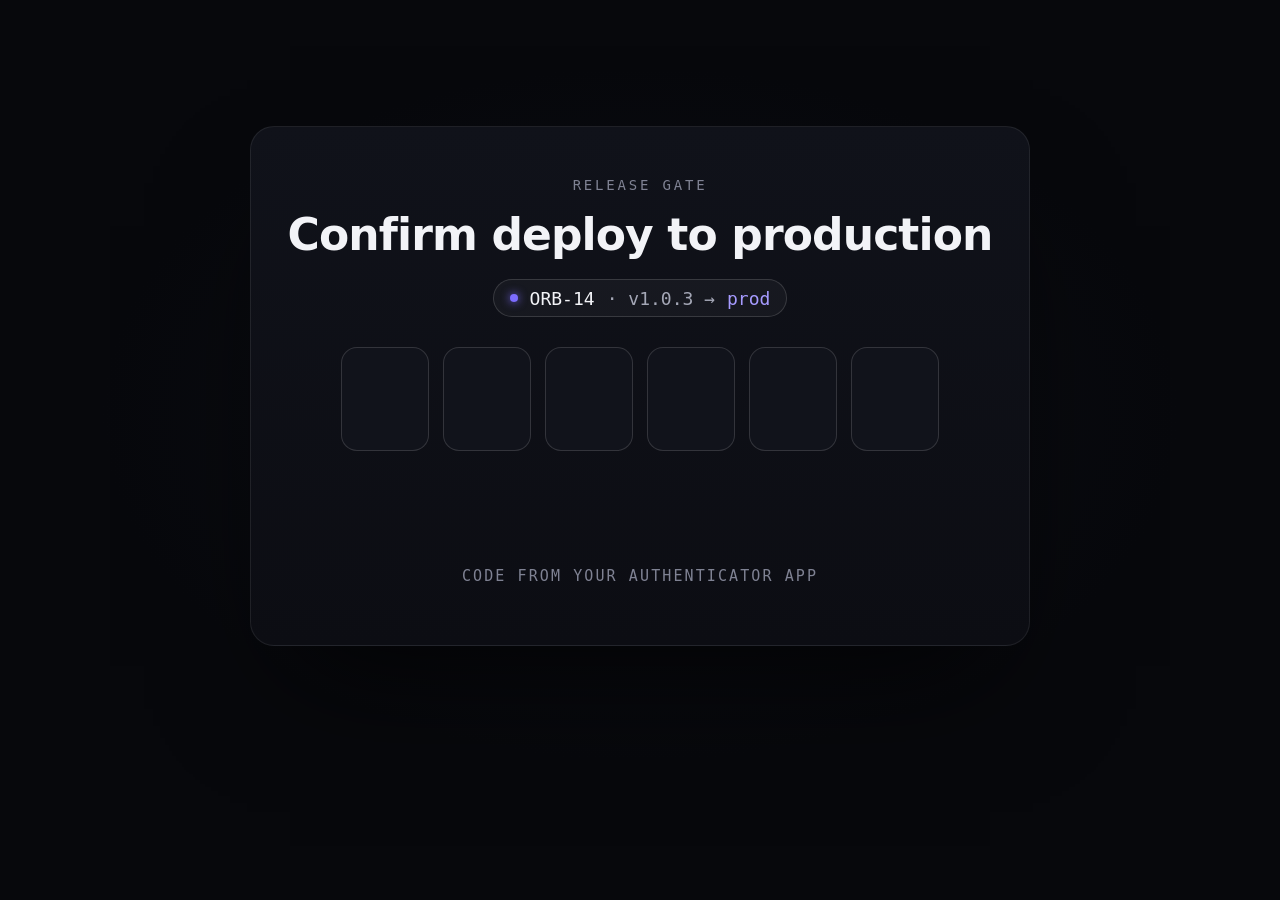
<file: index.html>
<!doctype html>
<html lang="en">
<head>
  <meta charset="utf-8">
  <meta name="viewport" content="width=device-width,initial-scale=1">
  <title>Stack Seal — veraetogrex_portfolio</title>
  <link rel="stylesheet" href="style.css">
</head>
<body>
  <!-- Stack Seal · zero dependencies · github.com/veraetogrex-portfolio -->
  <div class="flood" aria-hidden="true"></div>
  <div class="shock" aria-hidden="true"></div>

  <main class="deploy">
    <section class="gate" id="gate" aria-labelledby="gate-title">
      <div class="gate-glow" aria-hidden="true"></div>
      <p class="kicker">Release gate</p>
      <div class="titles">
        <h1 class="title" id="gate-title">Confirm deploy to production</h1>
        <p class="title title-ok" aria-hidden="true">Deploy confirmed</p>
      </div>
      <p class="release"><i></i><b>ORB-14</b> · v1.0.3 → <span>prod</span></p>

      <div class="cells" aria-hidden="true">
        <div class="cell"><span></span></div><div class="cell"><span></span></div><div class="cell"><span></span></div>
        <div class="cell"><span></span></div><div class="cell"><span></span></div><div class="cell"><span></span></div>
      </div>
      <input class="code-input" inputmode="numeric" autocomplete="one-time-code" maxlength="6" aria-label="6-digit authenticator code">
      <button class="hint" type="button" tabindex="-1" title="Fill from authenticator">
        <span class="hint-app">Authenticator</span> · <b>482 913</b>
      </button>
      <div class="scan" aria-hidden="true"><i></i></div>
      <p class="foot" role="status">Code from your authenticator app</p>

      <div class="seal" aria-hidden="true">
        <div class="wave"></div><div class="wave"></div>
        <div class="stamp"><svg viewBox="0 0 76 76"><path d="M18 40 L32 53 L59 24" pathLength="100"/></svg></div>
      </div>
    </section>

    <div class="ship" role="status">
      <div class="ship-top"><span class="ship-label"><i></i><span>Shipping v1.0.3</span></span><span class="ship-pct">0%</span></div>
      <div class="ship-bar"><b></b></div>
      <div class="ship-regions">eu-west · us-east · ap-south</div>
    </div>
  </main>

  <script src="script.js"></script>
</body>
</html>
</file>
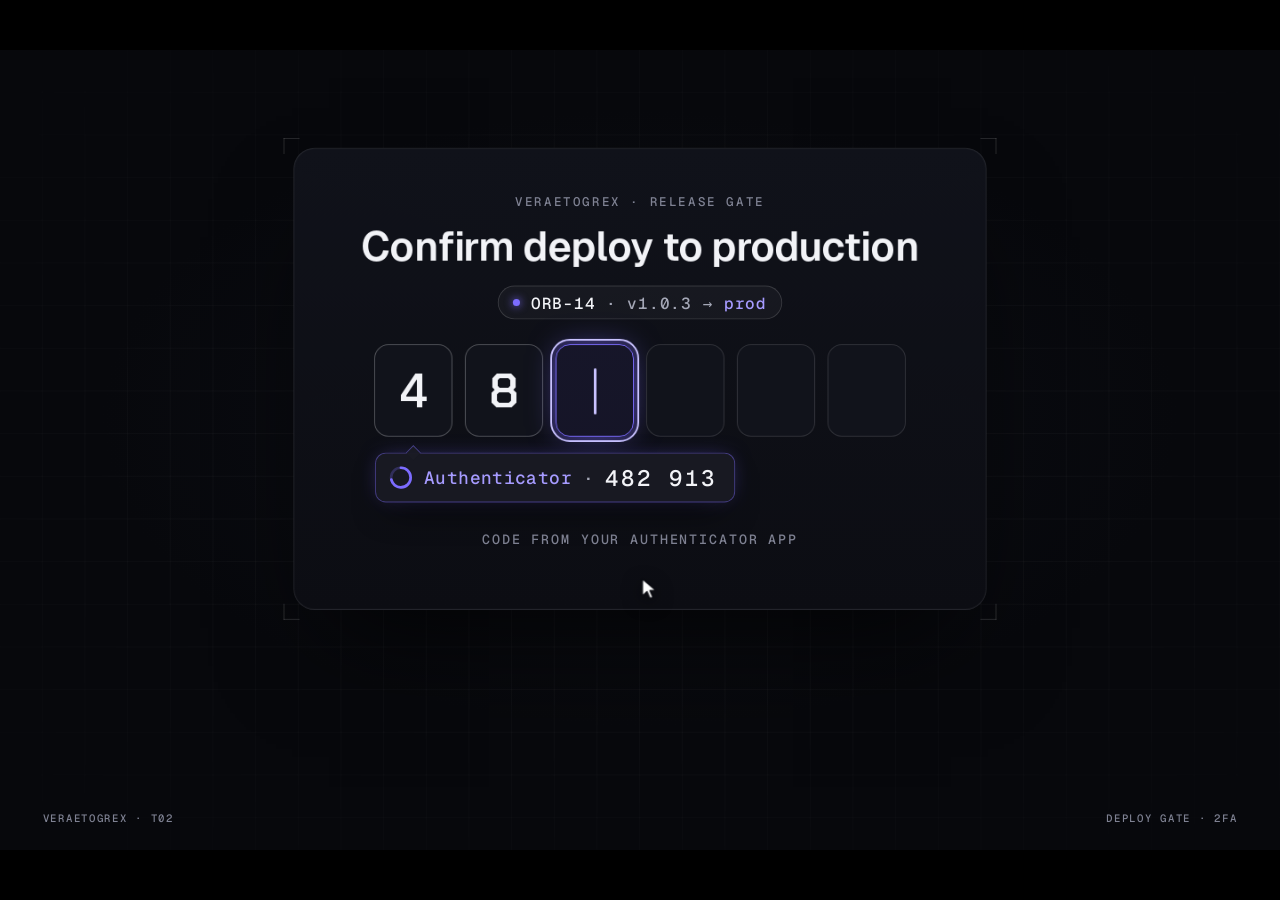
<file: mockup/stack-seal.autoplay.html>
<!doctype html>
<html lang="en">
<head>
<meta charset="utf-8">
<meta name="viewport" content="width=device-width,initial-scale=1">
<title>T02 Stack Seal — six code cells stack into one seal</title>
<link rel="stylesheet" href="_shared/nocturne.css">
<style>
  #stage{background:radial-gradient(ellipse 60% 55% at 50% 46%,#0D0F16 0%,var(--void) 70%)}
  .card{position:absolute;left:330px;top:110px;width:780px;height:520px;z-index:2;overflow:visible;
    background:linear-gradient(180deg,#10121A 0%,#0C0D13 100%);border:1px solid var(--line);border-radius:24px;
    box-shadow:0 60px 120px -40px rgba(0,0,0,.8),0 0 0 1px rgba(255,255,255,.02) inset;transition:border-color .5s,box-shadow .6s}
  .card.ok{border-color:rgba(63,224,208,.45);box-shadow:0 60px 120px -40px rgba(0,0,0,.8),0 0 70px -10px rgba(63,224,208,.28),0 0 0 1px rgba(63,224,208,.12) inset}
  .card .hud-corners{inset:-12px;transition:opacity .4s}
  .glowclip{position:absolute;inset:0;border-radius:24px;overflow:hidden;pointer-events:none}
  .glow{position:absolute;left:390px;top:272px;width:900px;height:900px;margin:-450px 0 0 -450px;border-radius:50%;
    background:radial-gradient(circle,rgba(63,224,208,.30) 0%,rgba(63,224,208,.10) 35%,transparent 65%);opacity:0;transform:scale(.1)}

  .head{position:absolute;left:0;right:0;top:50px;text-align:center}
  .kicker{font:500 14px var(--f-mono);letter-spacing:.2em;color:var(--text-3);text-transform:uppercase}
  .titlewrap{position:relative;height:56px;margin-top:14px;overflow:hidden}
  .title{position:absolute;left:0;right:0;top:0;font:600 46px/56px var(--f-text);letter-spacing:-.02em;will-change:transform}
  .title.ok-t{color:var(--ion)}
  .rel{display:inline-flex;align-items:center;gap:12px;margin-top:16px;height:38px;padding:0 16px;border-radius:999px;
    background:rgba(255,255,255,.035);border:1px solid var(--line-2);font:500 18px var(--f-mono);letter-spacing:.06em;color:var(--text-2);transition:border-color .4s,color .4s}
  .rel b{color:var(--text);font-weight:500}
  .rel .env{color:var(--pulse-soft);transition:color .4s}
  .rel .dot{width:8px;height:8px;border-radius:50%;background:var(--pulse);box-shadow:0 0 10px var(--pulse);transition:background .4s,box-shadow .4s}
  .card.ok .rel{border-color:rgba(63,224,208,.35)}
  .card.ok .rel .dot{background:var(--ion);box-shadow:0 0 10px var(--ion)}
  .card.ok .rel .env{color:var(--ion)}

  .row{position:absolute;left:0;right:0;top:220px;height:104px;display:flex;justify-content:center;gap:14px}
  .cell{position:relative;width:88px;height:104px;border-radius:16px;border:1.5px solid var(--line-2);background:#11131B;
    display:flex;align-items:center;justify-content:center;font:600 54px var(--f-display);color:var(--text);
    transition:border-color .2s,box-shadow .25s,background .2s;will-change:transform}
  .cell .d{display:block;transition:opacity .2s}
  .cell.focus{border-color:var(--pulse);background:rgba(124,108,255,.08);box-shadow:0 0 0 5px rgba(124,108,255,.16),0 0 34px -4px rgba(124,108,255,.55)}
  .cell.focus.empty::after{content:"";position:absolute;left:50%;top:26px;width:3px;height:52px;margin-left:-1.5px;border-radius:2px;background:var(--pulse-pale);animation:caret 1s steps(1) infinite}
  @keyframes caret{50%{opacity:0}}
  .cell.filled{border-color:rgba(255,255,255,.28)}
  .cell.pop .d{animation:pop .3s var(--ease-back)}
  @keyframes pop{from{transform:translateY(10px) scale(.7);opacity:0}to{transform:none;opacity:1}}
  .cell.err{border-color:var(--flare);color:var(--flare);background:rgba(255,122,69,.06);box-shadow:0 0 0 5px rgba(255,122,69,.12)}
  .row.shake{animation:shake .42s}
  @keyframes shake{15%{transform:translateX(-16px)}35%{transform:translateX(13px)}55%{transform:translateX(-9px)}75%{transform:translateX(5px)}}
  #code{position:absolute;left:91px;top:220px;width:598px;height:104px;opacity:0;z-index:3;cursor:text;caret-color:transparent;border:0;outline:0}
  #code:focus-visible ~ .row .cell.focus{outline:2px solid var(--pulse-pale);outline-offset:4px}

  /* authenticator hint (anchored under the first cell) */
  .hint{position:absolute;left:91px;top:342px;z-index:4;display:flex;align-items:center;gap:12px;height:56px;padding:0 20px 0 14px;border-radius:12px;
    background:rgba(26,27,36,.96);border:1px solid rgba(124,108,255,.45);box-shadow:0 18px 40px -16px rgba(0,0,0,.9),0 0 24px -8px rgba(124,108,255,.5);
    font:500 20px var(--f-mono);letter-spacing:.04em;color:var(--text-2);white-space:nowrap;cursor:pointer;
    opacity:0;transform:translateY(-8px);transition:opacity .25s,transform .3s var(--ease-out),border-color .2s;pointer-events:none}
  .hint::before{content:"";position:absolute;left:36px;top:-7px;width:12px;height:12px;background:rgba(26,27,36,.96);border-left:1px solid rgba(124,108,255,.45);border-top:1px solid rgba(124,108,255,.45);transform:rotate(45deg)}
  .hint.show{opacity:1;transform:none;pointer-events:auto}
  .hint.li-hover,.hint:hover{border-color:var(--pulse)}
  .hint b{color:var(--text);font-weight:500;font-size:25px;letter-spacing:.12em}
  .hint .totp{width:28px;height:28px;flex:none}
  .hint .totp circle{fill:none;stroke-width:3}
  .hint .lbl{color:var(--pulse-soft)}

  /* verification bar */
  .verify{position:absolute;left:91px;top:348px;width:598px;height:3px;border-radius:2px;background:rgba(124,108,255,.14);overflow:hidden;opacity:0;transition:opacity .2s}
  .verify i{position:absolute;top:0;bottom:0;width:38%;border-radius:2px;background:linear-gradient(90deg,transparent,var(--pulse),var(--pulse-pale),var(--pulse),transparent);left:-40%}
  .verify.on{opacity:1}.verify.on i{animation:scan .62s linear infinite}
  @keyframes scan{to{left:102%}}

  .foot{position:absolute;left:0;right:0;top:430px;text-align:center;font:500 15px var(--f-mono);letter-spacing:.14em;color:var(--text-3);text-transform:uppercase;transition:opacity .3s,color .3s}
  .foot.okf{color:var(--text-2);font-size:17px;top:452px}
  .foot.err{color:var(--flare);font:600 30px var(--f-display);letter-spacing:.06em;top:418px}

  /* seal */
  .seal{position:absolute;left:390px;top:272px;width:0;height:0;z-index:5;pointer-events:none}
  .sq{position:absolute;left:-44px;top:-52px;width:88px;height:104px;border-radius:16px;border:2px solid rgba(255,255,255,.55);background:#141621;opacity:0;
    display:flex;align-items:center;justify-content:center}
  .sq.ion{border-color:var(--ion);background:rgba(63,224,208,.10);box-shadow:0 0 60px rgba(63,224,208,.45),0 0 0 1px rgba(63,224,208,.3) inset;transition:border-color .3s,background .3s,box-shadow .4s}
  .sq svg path{stroke:var(--ion);stroke-width:9;fill:none;stroke-linecap:round;stroke-linejoin:round;stroke-dasharray:100;stroke-dashoffset:100}
  .ring{position:absolute;left:-74px;top:-74px;width:148px;height:148px;border-radius:34px;border:2px solid var(--ion);opacity:0;pointer-events:none}
  .seal.wave .ring{animation:wave 1.1s var(--ease-out) forwards}.seal.wave .ring.r2{animation-delay:.18s}
  @keyframes wave{from{transform:scale(1);opacity:.8}to{transform:scale(2.2);opacity:0}}

  /* shipping line below the card */
  .ship{position:absolute;left:330px;top:660px;width:780px;z-index:2;opacity:0;transform:translateY(12px)}
  .ship .top{display:flex;justify-content:space-between;align-items:baseline;font:500 28px var(--f-mono);letter-spacing:.1em;text-transform:uppercase;color:var(--text)}
  .ship .top .pct{font:600 40px var(--f-display);letter-spacing:.04em;color:var(--text-2)}
  .ship .lab{display:flex;align-items:center;gap:12px}
  .ship .lab i{width:10px;height:10px;border-radius:50%;background:var(--pulse);box-shadow:0 0 12px var(--pulse)}
  .ship.done .lab{color:var(--ion)}.ship.done .lab i{background:var(--ion);box-shadow:0 0 12px var(--ion)}.ship.done .pct{color:var(--ion)}
  .ship .bar{position:relative;margin-top:12px;height:10px;border-radius:4px;background:rgba(255,255,255,.06);overflow:hidden}
  .ship .bar b{position:absolute;left:0;top:0;bottom:0;width:100%;border-radius:4px;background:linear-gradient(90deg,var(--pulse) 0%,#5C9CF0 50%,var(--ion) 100%);transform-origin:0 50%;transform:scaleX(0);box-shadow:0 0 18px rgba(63,224,208,.5)}
  .ship .sub{margin-top:12px;font:500 16px var(--f-mono);letter-spacing:.12em;color:var(--text-3);text-transform:uppercase}
  /* payoff: the seal's Ion light floods the whole screen */
  .flood{position:absolute;left:720px;top:382px;width:2400px;height:2400px;margin:-1200px 0 0 -1200px;border-radius:50%;z-index:1;pointer-events:none;opacity:0;transform:scale(.05);
    background:radial-gradient(circle,rgba(63,224,208,.6) 0%,rgba(63,224,208,.4) 18%,rgba(63,224,208,.2) 36%,rgba(63,224,208,.07) 54%,transparent 70%)}
  .shock{position:absolute;left:720px;top:382px;width:160px;height:160px;margin:-80px 0 0 -80px;border-radius:50%;z-index:6;pointer-events:none;opacity:0;
    border:3px solid rgba(63,224,208,.9);box-shadow:0 0 40px rgba(63,224,208,.7),0 0 40px rgba(63,224,208,.5) inset}
  .card.ok .glowclip{background:radial-gradient(ellipse 60% 55% at 50% 52%,rgba(63,224,208,.10),transparent 70%)}
</style>
</head>
<body>
<div id="stage" class="grid" data-title="T02 Stack Seal" data-url="veraetogrex-portfolio.github.io/releases/orb-14">
  <div class="flood" id="flood"></div><div class="shock" id="shock"></div>
  <div class="card" id="card">
    <div class="hud-corners"></div>
    <div class="glowclip"><div class="glow" id="glow"></div></div>
    <div class="head">
      <div class="kicker">Veraetogrex · Release gate</div>
      <div class="titlewrap"><div class="title" id="title">Confirm deploy to production</div><div class="title ok-t" id="title2" style="transform:translateY(60px)">Deploy confirmed</div></div>
      <div class="rel" id="rel"><span class="dot"></span><b>ORB-14</b> · v1.0.3 → <span class="env">prod</span></div>
    </div>
    <input id="code" inputmode="numeric" autocomplete="off" maxlength="6" aria-label="Six-digit authenticator code">
    <div class="row" id="row"><div class="cell"><span class="d"></span></div><div class="cell"><span class="d"></span></div><div class="cell"><span class="d"></span></div><div class="cell"><span class="d"></span></div><div class="cell"><span class="d"></span></div><div class="cell"><span class="d"></span></div></div>
    <div class="hint" id="hint" role="button" tabindex="-1" title="Fill from authenticator">
      <svg class="totp" viewBox="0 0 28 28"><circle cx="14" cy="14" r="11" stroke="rgba(124,108,255,.25)"/><circle id="totp" cx="14" cy="14" r="11" stroke="#7C6CFF" stroke-dasharray="69.1" stroke-dashoffset="20" transform="rotate(-90 14 14)" stroke-linecap="round"/></svg>
      <span class="lbl">Authenticator</span><span>·</span><b>482 913</b>
    </div>
    <div class="verify" id="verify"><i></i></div>
    <div class="foot" id="foot">Code from your authenticator app</div>

    <div class="seal" id="seal">
      <div class="ring"></div><div class="ring r2"></div>
      <div class="sq" id="sq"><svg width="80" height="80" viewBox="0 0 76 76"><path d="M18 40 L32 53 L59 24" pathLength="100"/></svg></div>
    </div>
  </div>

  <div class="ship" id="ship">
    <div class="top"><span class="lab"><i></i><span id="shipLab">Shipping v1.0.3</span></span><span class="pct" id="pct">0%</span></div>
    <div class="bar"><b id="bar"></b></div>
    <div class="sub" id="shipSub">eu-west · us-east · ap-south</div>
  </div>

  <div class="status-line"><span>Veraetogrex · T02</span><span>Deploy gate · 2FA</span></div>
</div>

<script>window.AUTOPLAY = true;</script>
<script src="_shared/stage.js"></script>
<script>
const $ = s => document.querySelector(s);
const cells = [...document.querySelectorAll('.row .cell')];
const digs = cells.map(c => c.querySelector('.d'));
const input = $('#code'), row = $('#row'), hint = $('#hint'), verifyBar = $('#verify'), foot = $('#foot');
const card = $('#card'), title = $('#title'), title2 = $('#title2'), seal = $('#seal'), sq = $('#sq'), glow = $('#glow');
const ship = $('#ship'), bar = $('#bar'), pct = $('#pct'), shipLab = $('#shipLab'), shipSub = $('#shipSub');
const flood = $('#flood'), shock = $('#shock');
const CODE = '482913';
const N = 6, PITCH = 102;           // 88 cell + 14 gap
let busy = false, flow = null;

function render(v, focus = true) {
  cells.forEach((c, i) => {
    const had = digs[i].textContent;
    digs[i].textContent = v[i] || '';
    c.classList.toggle('filled', !!v[i]);
    c.classList.toggle('empty', !v[i]);
    c.classList.toggle('focus', focus && i === Math.min(v.length, N - 1) && v.length < N);
    if (!had && v[i]) { c.classList.remove('pop'); void c.offsetWidth; c.classList.add('pop'); }
  });
}

function reset() {
  busy = false; flow = null;
  input.value = ''; render('', false);
  cells.forEach(c => { c.classList.remove('err', 'pop'); c.style.transform = ''; c.style.opacity = ''; c.style.zIndex = ''; c.style.borderColor = ''; });
  digs.forEach(d => d.style.opacity = '');
  row.classList.remove('shake'); row.style.opacity = '';
  hint.classList.remove('show'); hint.style.opacity = '';
  verifyBar.classList.remove('on');
  foot.textContent = 'Code from your authenticator app'; foot.classList.remove('err', 'okf'); foot.style.opacity = 1;
  card.classList.remove('ok'); card.style.opacity = '';
  title.style.transform = ''; title.style.opacity = ''; title2.style.transform = 'translateY(60px)'; title2.style.opacity = '';
  seal.classList.remove('wave'); seal.style.opacity = '';
  sq.className = 'sq'; sq.style.cssText = ''; sq.querySelector('path').style.strokeDashoffset = 100;
  glow.style.opacity = 0; glow.style.transform = 'scale(.1)';
  ship.style.opacity = 0; ship.style.transform = 'translateY(12px)'; ship.classList.remove('done');
  bar.style.transform = 'scaleX(0)'; pct.textContent = '0%'; shipLab.textContent = 'Shipping v1.0.3'; shipSub.textContent = 'eu-west · us-east · ap-south';
  document.querySelector('.hud-corners').style.opacity = '';
  flood.style.opacity = 0; flood.style.transform = 'scale(.05)'; shock.style.opacity = 0; shock.style.width = shock.style.height = ''; shock.style.margin = '';
}

// ---------- interactive input ----------
input.addEventListener('input', () => {
  if (busy) { input.value = input.value.slice(0, N); return; }
  input.value = input.value.replace(/\D/g, '').slice(0, N);
  if (foot.classList.contains('err')) { foot.classList.remove('err'); foot.textContent = 'Code from your authenticator app'; }
  cells.forEach(c => c.classList.remove('err'));
  render(input.value);
  if (input.value.length === N) flow = verify(Stage.ctx(), input.value);
});
input.addEventListener('focus', () => { if (busy) return; render(input.value); hint.classList.add('show'); });
input.addEventListener('blur', () => { cells.forEach(c => c.classList.remove('focus')); });
input.addEventListener('keydown', e => { if (e.key === 'Escape') input.blur(); });
hint.addEventListener('pointerdown', e => e.preventDefault());       // keep focus in the code field
hint.addEventListener('click', () => { if (!busy) flow = autofill(Stage.ctx()); });
// after a confirmed deploy, a click on the card starts over (interactive only)
card.addEventListener('click', () => { if (!Stage.playing && !busy && card.classList.contains('ok')) Stage.reset(); });

async function autofill(s) {
  busy = true; input.focus({ preventScroll: true });
  for (let i = 1; i <= N; i++) { input.value = CODE.slice(0, i); render(input.value); await s.wait(110); }
  busy = false;
  await verify(s, CODE);
}

// ---------- the seal ----------
async function verify(s, value) {
  busy = true;
  input.blur(); cells.forEach(c => c.classList.remove('focus'));
  const good = value === CODE;
  // A — checking bar under the cells
  hint.classList.remove('show');
  verifyBar.classList.add('on');
  foot.style.opacity = 0;
  await s.wait(450);
  verifyBar.classList.remove('on');

  const dx = cells.map((c, i) => (i - (N - 1) / 2) * PITCH);
  if (!good) {
    // stack refuses to close: cells lean in, spring back, shake
    await s.tween(260, t => cells.forEach((c, i) => c.style.transform = `translateX(${-dx[i] * .22 * t}px) scale(${1 - .05 * t})`), s.ease.out);
    await s.tween(300, t => cells.forEach((c, i) => c.style.transform = `translateX(${-dx[i] * .22 * (1 - t)}px) scale(${.95 + .05 * t})`), s.ease.outBack);
    cells.forEach(c => { c.style.transform = ''; c.classList.add('err'); });
    row.classList.remove('shake'); void row.offsetWidth; row.classList.add('shake');
    foot.textContent = 'Code expired'; foot.classList.add('err'); foot.style.opacity = 1;
    await s.wait(900);
    input.value = ''; render('', false); cells.forEach(c => c.classList.remove('err'));
    busy = false; input.focus({ preventScroll: true });
    return false;
  }

  // B — cells slide to the centre one after another, each landing on top of the previous one
  const LAND = 380, STAG = 60;
  cells.forEach((c, i) => c.style.zIndex = 10 + i);
  const t0 = performance.now();
  await s.tween(LAND + STAG * (N - 1), (_, p) => {
    const el = p * (LAND + STAG * (N - 1));
    cells.forEach((c, i) => {
      const q = s.clamp((el - i * STAG) / LAND), e = s.ease.inOut(q);
      const lift = Math.sin(Math.PI * q) * -26;                     // small hop while travelling
      const stackY = -i * 3;                                         // stack thickness
      c.style.transform = `translate(${-dx[i] * e}px,${lift + stackY * e}px) rotate(${(i % 2 ? 4 : -4) * Math.sin(Math.PI * q)}deg) scale(${1 - .04 * e})`;
      digs[i].style.opacity = 1 - s.clamp(q * 1.6);
      c.style.borderColor = `rgba(${s.lerp(255,124,e)|0},${s.lerp(255,108,e)|0},255,${.3 + .5 * e})`;
    });
  }, s.ease.linear);
  // C — the stack squeezes into one square
  sq.style.opacity = 1;
  await s.tween(260, t => {
    cells.forEach((c, i) => { c.style.transform = `translate(${-dx[i]}px,${-i * 3 * (1 - t)}px) scale(${.96})`; c.style.opacity = 1 - t; });
    const w = s.lerp(88, 148, t), h = s.lerp(104, 148, t);
    sq.style.width = w + 'px'; sq.style.height = h + 'px'; sq.style.left = -w / 2 + 'px'; sq.style.top = -h / 2 + 'px';
    sq.style.borderRadius = s.lerp(16, 34, t) + 'px';
  }, s.ease.in);
  cells.forEach(c => c.style.opacity = 0);
  await s.tween(180, t => { sq.style.transform = `scale(${1 + .08 * Math.sin(Math.PI * t)},${1 - .1 * Math.sin(Math.PI * t)})`; }, s.ease.out);
  sq.style.transform = '';
  // D — tick, Ion frame, new title, glow across the card
  sq.classList.add('ion'); card.classList.add('ok'); seal.classList.add('wave');
  s.tween(1300, t => { flood.style.transform = `scale(${.05 + .95 * s.ease.out(Math.min(1, t * 1.6))})`; flood.style.opacity = t < .12 ? t / .12 : 1 - .62 * (t - .12) / .88; }, s.ease.linear).catch(() => {});
  s.tween(900, t => { shock.style.opacity = t < .08 ? t / .08 : (1 - t) / .92; const d = 160 + 2300 * t; shock.style.width = shock.style.height = d + 'px'; shock.style.margin = `${-d / 2}px 0 0 ${-d / 2}px`; }, s.ease.out).catch(() => {});
  s.tween(900, t => { glow.style.opacity = t < .25 ? t / .25 : 1 - (t - .25) / .75 * .75; glow.style.transform = `scale(${.1 + .9 * t})`; }, s.ease.out).catch(() => {});
  s.tween(420, t => { title.style.transform = `translateY(${-60 * t}px)`; title.style.opacity = 1 - t; title2.style.transform = `translateY(${60 * (1 - t)}px)`; }, s.ease.inOut).catch(() => {});
  await s.tween(380, t => sq.querySelector('path').style.strokeDashoffset = 100 - 100 * t, s.ease.out);
  foot.textContent = 'Approved by Mira Sato · 2FA · 14:02'; foot.classList.add('okf');
  s.tween(260, t => foot.style.opacity = t, s.ease.out).catch(() => {});
  await s.wait(200);
  // E — shipping line under the card
  await shipping(s);
  busy = false;
  return true;
}

async function shipping(s) {
  await s.tween(300, t => { ship.style.opacity = t; ship.style.transform = `translateY(${12 * (1 - t)}px)`; }, s.ease.out);
  const regions = ['eu-west', 'us-east', 'ap-south'];
  await s.tween(1000, t => {
    bar.style.transform = `scaleX(${t})`; pct.textContent = Math.round(t * 100) + '%';
    const k = Math.min(2, Math.floor(t * 3));
    shipSub.textContent = regions.map((r, i) => i < k || t >= 1 ? r + ' ✓' : i === k ? r + ' …' : r).join(' · ');
  }, s.ease.inOut);
  ship.classList.add('done'); shipLab.textContent = 'v1.0.3 is live';
  shipSub.textContent = regions.map(r => r + ' ✓').join(' · ');
  await s.wait(260);
}

// the last half second of the demo: dissolve back into the first frame
async function backToStart(s) {
  digs.forEach(d => { d.textContent = ''; d.style.opacity = ''; });
  cells.forEach(c => { c.classList.remove('filled', 'pop'); c.classList.add('empty'); c.style.transform = 'scale(.9)'; c.style.opacity = 0; c.style.borderColor = ''; });
  title.style.transform = 'translateY(60px)';
  await s.tween(520, t => {
    const o = 1 - t;
    sq.style.opacity = o; sq.style.transform = `scale(${1 - .3 * t})`;
    ship.style.opacity = o; ship.style.transform = `translateY(${10 * t}px)`;
    flood.style.opacity = .38 * o;
    title2.style.transform = `translateY(${-60 * t}px)`; title2.style.opacity = o;
    title.style.transform = `translateY(${60 * (1 - t)}px)`; title.style.opacity = t;
    cells.forEach((c, i) => { const q = s.clamp(t * 1.4 - i * .06); c.style.opacity = q; c.style.transform = `scale(${.9 + .1 * q})`; });
    if (t < .5) foot.style.opacity = 1 - 2 * t;
    else { if (foot.classList.contains('okf')) { foot.classList.remove('okf'); foot.textContent = 'Code from your authenticator app'; } foot.style.opacity = 2 * t - 1; }
  }, s.ease.inOut);
  card.classList.remove('ok');
  reset();
}

Stage.init({
  reset,
  cursorStart: [720, 590],
  async demo(s) {
    await s.wait(60);
    await s.click(input, { ms: 340, dx: -255 });          // first cell → Pulse frame + hint (≈0.5 s)
    s.move([760, 600], 700, { arc: .15 }).catch(() => {});
    await s.type(input, CODE, { cps: 4.6, jitter: .12 });  // 0.5–2.0
    await flow;                                            // check · stack · seal · ship ≈ 2.0–5.6
    await s.wait(80);
    s.move([720, 590], 460).catch(() => {});
    await backToStart(s);                                  // 5.6–6.2
  },
});
</script>
</body>
</html>
</file>
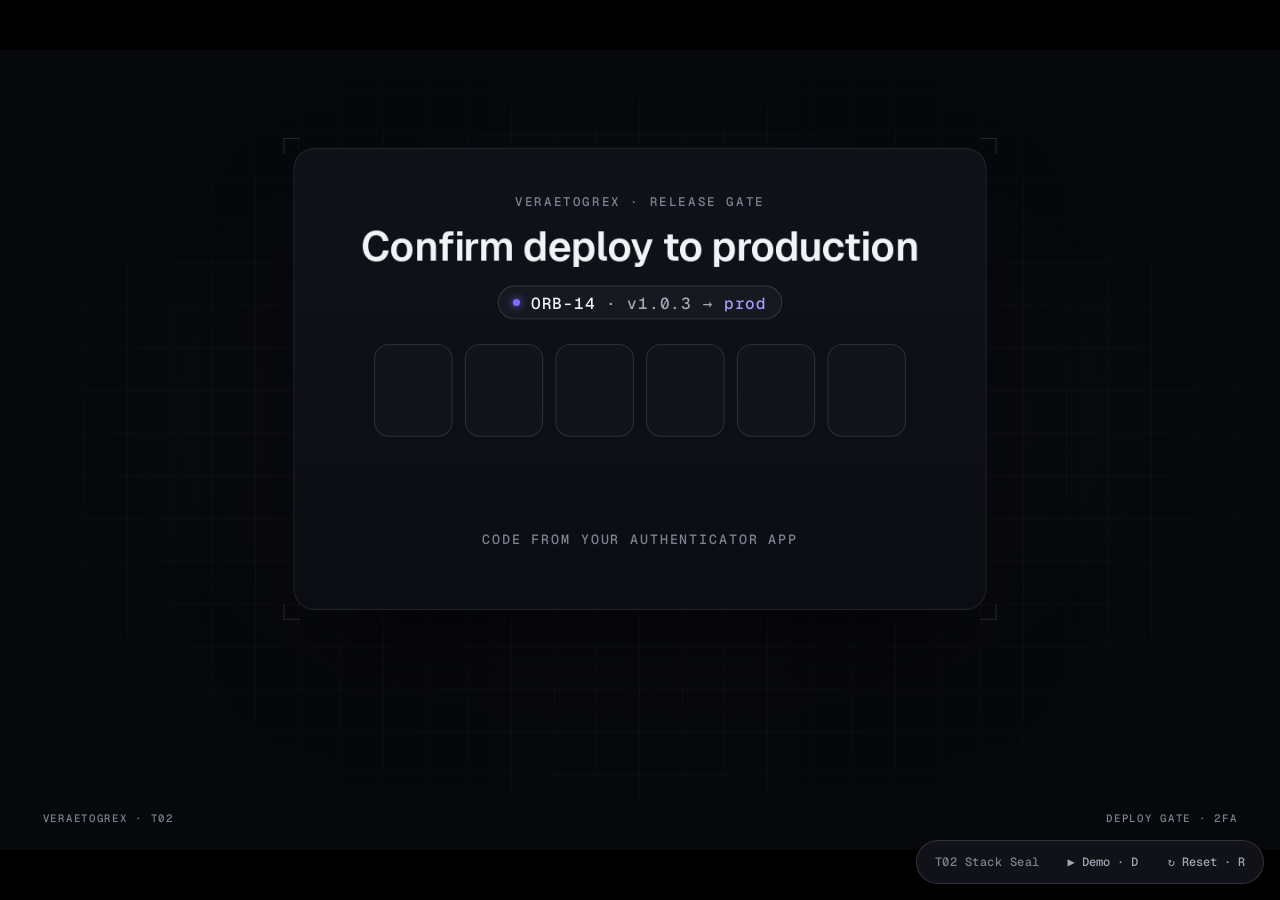
<file: mockup/stack-seal.html>
<!doctype html>
<html lang="en">
<head>
<meta charset="utf-8">
<meta name="viewport" content="width=device-width,initial-scale=1">
<title>T02 Stack Seal — six code cells stack into one seal</title>
<link rel="stylesheet" href="_shared/nocturne.css">
<style>
  #stage{background:radial-gradient(ellipse 60% 55% at 50% 46%,#0D0F16 0%,var(--void) 70%)}
  .card{position:absolute;left:330px;top:110px;width:780px;height:520px;z-index:2;overflow:visible;
    background:linear-gradient(180deg,#10121A 0%,#0C0D13 100%);border:1px solid var(--line);border-radius:24px;
    box-shadow:0 60px 120px -40px rgba(0,0,0,.8),0 0 0 1px rgba(255,255,255,.02) inset;transition:border-color .5s,box-shadow .6s}
  .card.ok{border-color:rgba(63,224,208,.45);box-shadow:0 60px 120px -40px rgba(0,0,0,.8),0 0 70px -10px rgba(63,224,208,.28),0 0 0 1px rgba(63,224,208,.12) inset}
  .card .hud-corners{inset:-12px;transition:opacity .4s}
  .glowclip{position:absolute;inset:0;border-radius:24px;overflow:hidden;pointer-events:none}
  .glow{position:absolute;left:390px;top:272px;width:900px;height:900px;margin:-450px 0 0 -450px;border-radius:50%;
    background:radial-gradient(circle,rgba(63,224,208,.30) 0%,rgba(63,224,208,.10) 35%,transparent 65%);opacity:0;transform:scale(.1)}

  .head{position:absolute;left:0;right:0;top:50px;text-align:center}
  .kicker{font:500 14px var(--f-mono);letter-spacing:.2em;color:var(--text-3);text-transform:uppercase}
  .titlewrap{position:relative;height:56px;margin-top:14px;overflow:hidden}
  .title{position:absolute;left:0;right:0;top:0;font:600 46px/56px var(--f-text);letter-spacing:-.02em;will-change:transform}
  .title.ok-t{color:var(--ion)}
  .rel{display:inline-flex;align-items:center;gap:12px;margin-top:16px;height:38px;padding:0 16px;border-radius:999px;
    background:rgba(255,255,255,.035);border:1px solid var(--line-2);font:500 18px var(--f-mono);letter-spacing:.06em;color:var(--text-2);transition:border-color .4s,color .4s}
  .rel b{color:var(--text);font-weight:500}
  .rel .env{color:var(--pulse-soft);transition:color .4s}
  .rel .dot{width:8px;height:8px;border-radius:50%;background:var(--pulse);box-shadow:0 0 10px var(--pulse);transition:background .4s,box-shadow .4s}
  .card.ok .rel{border-color:rgba(63,224,208,.35)}
  .card.ok .rel .dot{background:var(--ion);box-shadow:0 0 10px var(--ion)}
  .card.ok .rel .env{color:var(--ion)}

  .row{position:absolute;left:0;right:0;top:220px;height:104px;display:flex;justify-content:center;gap:14px}
  .cell{position:relative;width:88px;height:104px;border-radius:16px;border:1.5px solid var(--line-2);background:#11131B;
    display:flex;align-items:center;justify-content:center;font:600 54px var(--f-display);color:var(--text);
    transition:border-color .2s,box-shadow .25s,background .2s;will-change:transform}
  .cell .d{display:block;transition:opacity .2s}
  .cell.focus{border-color:var(--pulse);background:rgba(124,108,255,.08);box-shadow:0 0 0 5px rgba(124,108,255,.16),0 0 34px -4px rgba(124,108,255,.55)}
  .cell.focus.empty::after{content:"";position:absolute;left:50%;top:26px;width:3px;height:52px;margin-left:-1.5px;border-radius:2px;background:var(--pulse-pale);animation:caret 1s steps(1) infinite}
  @keyframes caret{50%{opacity:0}}
  .cell.filled{border-color:rgba(255,255,255,.28)}
  .cell.pop .d{animation:pop .3s var(--ease-back)}
  @keyframes pop{from{transform:translateY(10px) scale(.7);opacity:0}to{transform:none;opacity:1}}
  .cell.err{border-color:var(--flare);color:var(--flare);background:rgba(255,122,69,.06);box-shadow:0 0 0 5px rgba(255,122,69,.12)}
  .row.shake{animation:shake .42s}
  @keyframes shake{15%{transform:translateX(-16px)}35%{transform:translateX(13px)}55%{transform:translateX(-9px)}75%{transform:translateX(5px)}}
  #code{position:absolute;left:91px;top:220px;width:598px;height:104px;opacity:0;z-index:3;cursor:text;caret-color:transparent;border:0;outline:0}
  #code:focus-visible ~ .row .cell.focus{outline:2px solid var(--pulse-pale);outline-offset:4px}

  /* authenticator hint (anchored under the first cell) */
  .hint{position:absolute;left:91px;top:342px;z-index:4;display:flex;align-items:center;gap:12px;height:56px;padding:0 20px 0 14px;border-radius:12px;
    background:rgba(26,27,36,.96);border:1px solid rgba(124,108,255,.45);box-shadow:0 18px 40px -16px rgba(0,0,0,.9),0 0 24px -8px rgba(124,108,255,.5);
    font:500 20px var(--f-mono);letter-spacing:.04em;color:var(--text-2);white-space:nowrap;cursor:pointer;
    opacity:0;transform:translateY(-8px);transition:opacity .25s,transform .3s var(--ease-out),border-color .2s;pointer-events:none}
  .hint::before{content:"";position:absolute;left:36px;top:-7px;width:12px;height:12px;background:rgba(26,27,36,.96);border-left:1px solid rgba(124,108,255,.45);border-top:1px solid rgba(124,108,255,.45);transform:rotate(45deg)}
  .hint.show{opacity:1;transform:none;pointer-events:auto}
  .hint.li-hover,.hint:hover{border-color:var(--pulse)}
  .hint b{color:var(--text);font-weight:500;font-size:25px;letter-spacing:.12em}
  .hint .totp{width:28px;height:28px;flex:none}
  .hint .totp circle{fill:none;stroke-width:3}
  .hint .lbl{color:var(--pulse-soft)}

  /* verification bar */
  .verify{position:absolute;left:91px;top:348px;width:598px;height:3px;border-radius:2px;background:rgba(124,108,255,.14);overflow:hidden;opacity:0;transition:opacity .2s}
  .verify i{position:absolute;top:0;bottom:0;width:38%;border-radius:2px;background:linear-gradient(90deg,transparent,var(--pulse),var(--pulse-pale),var(--pulse),transparent);left:-40%}
  .verify.on{opacity:1}.verify.on i{animation:scan .62s linear infinite}
  @keyframes scan{to{left:102%}}

  .foot{position:absolute;left:0;right:0;top:430px;text-align:center;font:500 15px var(--f-mono);letter-spacing:.14em;color:var(--text-3);text-transform:uppercase;transition:opacity .3s,color .3s}
  .foot.okf{color:var(--text-2);font-size:17px;top:452px}
  .foot.err{color:var(--flare);font:600 30px var(--f-display);letter-spacing:.06em;top:418px}

  /* seal */
  .seal{position:absolute;left:390px;top:272px;width:0;height:0;z-index:5;pointer-events:none}
  .sq{position:absolute;left:-44px;top:-52px;width:88px;height:104px;border-radius:16px;border:2px solid rgba(255,255,255,.55);background:#141621;opacity:0;
    display:flex;align-items:center;justify-content:center}
  .sq.ion{border-color:var(--ion);background:rgba(63,224,208,.10);box-shadow:0 0 60px rgba(63,224,208,.45),0 0 0 1px rgba(63,224,208,.3) inset;transition:border-color .3s,background .3s,box-shadow .4s}
  .sq svg path{stroke:var(--ion);stroke-width:9;fill:none;stroke-linecap:round;stroke-linejoin:round;stroke-dasharray:100;stroke-dashoffset:100}
  .ring{position:absolute;left:-74px;top:-74px;width:148px;height:148px;border-radius:34px;border:2px solid var(--ion);opacity:0;pointer-events:none}
  .seal.wave .ring{animation:wave 1.1s var(--ease-out) forwards}.seal.wave .ring.r2{animation-delay:.18s}
  @keyframes wave{from{transform:scale(1);opacity:.8}to{transform:scale(2.2);opacity:0}}

  /* shipping line below the card */
  .ship{position:absolute;left:330px;top:660px;width:780px;z-index:2;opacity:0;transform:translateY(12px)}
  .ship .top{display:flex;justify-content:space-between;align-items:baseline;font:500 28px var(--f-mono);letter-spacing:.1em;text-transform:uppercase;color:var(--text)}
  .ship .top .pct{font:600 40px var(--f-display);letter-spacing:.04em;color:var(--text-2)}
  .ship .lab{display:flex;align-items:center;gap:12px}
  .ship .lab i{width:10px;height:10px;border-radius:50%;background:var(--pulse);box-shadow:0 0 12px var(--pulse)}
  .ship.done .lab{color:var(--ion)}.ship.done .lab i{background:var(--ion);box-shadow:0 0 12px var(--ion)}.ship.done .pct{color:var(--ion)}
  .ship .bar{position:relative;margin-top:12px;height:10px;border-radius:4px;background:rgba(255,255,255,.06);overflow:hidden}
  .ship .bar b{position:absolute;left:0;top:0;bottom:0;width:100%;border-radius:4px;background:linear-gradient(90deg,var(--pulse) 0%,#5C9CF0 50%,var(--ion) 100%);transform-origin:0 50%;transform:scaleX(0);box-shadow:0 0 18px rgba(63,224,208,.5)}
  .ship .sub{margin-top:12px;font:500 16px var(--f-mono);letter-spacing:.12em;color:var(--text-3);text-transform:uppercase}
  /* payoff: the seal's Ion light floods the whole screen */
  .flood{position:absolute;left:720px;top:382px;width:2400px;height:2400px;margin:-1200px 0 0 -1200px;border-radius:50%;z-index:1;pointer-events:none;opacity:0;transform:scale(.05);
    background:radial-gradient(circle,rgba(63,224,208,.6) 0%,rgba(63,224,208,.4) 18%,rgba(63,224,208,.2) 36%,rgba(63,224,208,.07) 54%,transparent 70%)}
  .shock{position:absolute;left:720px;top:382px;width:160px;height:160px;margin:-80px 0 0 -80px;border-radius:50%;z-index:6;pointer-events:none;opacity:0;
    border:3px solid rgba(63,224,208,.9);box-shadow:0 0 40px rgba(63,224,208,.7),0 0 40px rgba(63,224,208,.5) inset}
  .card.ok .glowclip{background:radial-gradient(ellipse 60% 55% at 50% 52%,rgba(63,224,208,.10),transparent 70%)}
</style>
</head>
<body>
<div id="stage" class="grid" data-title="T02 Stack Seal" data-url="veraetogrex-portfolio.github.io/releases/orb-14">
  <div class="flood" id="flood"></div><div class="shock" id="shock"></div>
  <div class="card" id="card">
    <div class="hud-corners"></div>
    <div class="glowclip"><div class="glow" id="glow"></div></div>
    <div class="head">
      <div class="kicker">Veraetogrex · Release gate</div>
      <div class="titlewrap"><div class="title" id="title">Confirm deploy to production</div><div class="title ok-t" id="title2" style="transform:translateY(60px)">Deploy confirmed</div></div>
      <div class="rel" id="rel"><span class="dot"></span><b>ORB-14</b> · v1.0.3 → <span class="env">prod</span></div>
    </div>
    <input id="code" inputmode="numeric" autocomplete="off" maxlength="6" aria-label="Six-digit authenticator code">
    <div class="row" id="row"><div class="cell"><span class="d"></span></div><div class="cell"><span class="d"></span></div><div class="cell"><span class="d"></span></div><div class="cell"><span class="d"></span></div><div class="cell"><span class="d"></span></div><div class="cell"><span class="d"></span></div></div>
    <div class="hint" id="hint" role="button" tabindex="-1" title="Fill from authenticator">
      <svg class="totp" viewBox="0 0 28 28"><circle cx="14" cy="14" r="11" stroke="rgba(124,108,255,.25)"/><circle id="totp" cx="14" cy="14" r="11" stroke="#7C6CFF" stroke-dasharray="69.1" stroke-dashoffset="20" transform="rotate(-90 14 14)" stroke-linecap="round"/></svg>
      <span class="lbl">Authenticator</span><span>·</span><b>482 913</b>
    </div>
    <div class="verify" id="verify"><i></i></div>
    <div class="foot" id="foot">Code from your authenticator app</div>

    <div class="seal" id="seal">
      <div class="ring"></div><div class="ring r2"></div>
      <div class="sq" id="sq"><svg width="80" height="80" viewBox="0 0 76 76"><path d="M18 40 L32 53 L59 24" pathLength="100"/></svg></div>
    </div>
  </div>

  <div class="ship" id="ship">
    <div class="top"><span class="lab"><i></i><span id="shipLab">Shipping v1.0.3</span></span><span class="pct" id="pct">0%</span></div>
    <div class="bar"><b id="bar"></b></div>
    <div class="sub" id="shipSub">eu-west · us-east · ap-south</div>
  </div>

  <div class="status-line"><span>Veraetogrex · T02</span><span>Deploy gate · 2FA</span></div>
</div>

<script src="_shared/stage.js"></script>
<script>
const $ = s => document.querySelector(s);
const cells = [...document.querySelectorAll('.row .cell')];
const digs = cells.map(c => c.querySelector('.d'));
const input = $('#code'), row = $('#row'), hint = $('#hint'), verifyBar = $('#verify'), foot = $('#foot');
const card = $('#card'), title = $('#title'), title2 = $('#title2'), seal = $('#seal'), sq = $('#sq'), glow = $('#glow');
const ship = $('#ship'), bar = $('#bar'), pct = $('#pct'), shipLab = $('#shipLab'), shipSub = $('#shipSub');
const flood = $('#flood'), shock = $('#shock');
const CODE = '482913';
const N = 6, PITCH = 102;           // 88 cell + 14 gap
let busy = false, flow = null;

function render(v, focus = true) {
  cells.forEach((c, i) => {
    const had = digs[i].textContent;
    digs[i].textContent = v[i] || '';
    c.classList.toggle('filled', !!v[i]);
    c.classList.toggle('empty', !v[i]);
    c.classList.toggle('focus', focus && i === Math.min(v.length, N - 1) && v.length < N);
    if (!had && v[i]) { c.classList.remove('pop'); void c.offsetWidth; c.classList.add('pop'); }
  });
}

function reset() {
  busy = false; flow = null;
  input.value = ''; render('', false);
  cells.forEach(c => { c.classList.remove('err', 'pop'); c.style.transform = ''; c.style.opacity = ''; c.style.zIndex = ''; c.style.borderColor = ''; });
  digs.forEach(d => d.style.opacity = '');
  row.classList.remove('shake'); row.style.opacity = '';
  hint.classList.remove('show'); hint.style.opacity = '';
  verifyBar.classList.remove('on');
  foot.textContent = 'Code from your authenticator app'; foot.classList.remove('err', 'okf'); foot.style.opacity = 1;
  card.classList.remove('ok'); card.style.opacity = '';
  title.style.transform = ''; title.style.opacity = ''; title2.style.transform = 'translateY(60px)'; title2.style.opacity = '';
  seal.classList.remove('wave'); seal.style.opacity = '';
  sq.className = 'sq'; sq.style.cssText = ''; sq.querySelector('path').style.strokeDashoffset = 100;
  glow.style.opacity = 0; glow.style.transform = 'scale(.1)';
  ship.style.opacity = 0; ship.style.transform = 'translateY(12px)'; ship.classList.remove('done');
  bar.style.transform = 'scaleX(0)'; pct.textContent = '0%'; shipLab.textContent = 'Shipping v1.0.3'; shipSub.textContent = 'eu-west · us-east · ap-south';
  document.querySelector('.hud-corners').style.opacity = '';
  flood.style.opacity = 0; flood.style.transform = 'scale(.05)'; shock.style.opacity = 0; shock.style.width = shock.style.height = ''; shock.style.margin = '';
}

// ---------- interactive input ----------
input.addEventListener('input', () => {
  if (busy) { input.value = input.value.slice(0, N); return; }
  input.value = input.value.replace(/\D/g, '').slice(0, N);
  if (foot.classList.contains('err')) { foot.classList.remove('err'); foot.textContent = 'Code from your authenticator app'; }
  cells.forEach(c => c.classList.remove('err'));
  render(input.value);
  if (input.value.length === N) flow = verify(Stage.ctx(), input.value);
});
input.addEventListener('focus', () => { if (busy) return; render(input.value); hint.classList.add('show'); });
input.addEventListener('blur', () => { cells.forEach(c => c.classList.remove('focus')); });
input.addEventListener('keydown', e => { if (e.key === 'Escape') input.blur(); });
hint.addEventListener('pointerdown', e => e.preventDefault());       // keep focus in the code field
hint.addEventListener('click', () => { if (!busy) flow = autofill(Stage.ctx()); });
// after a confirmed deploy, a click on the card starts over (interactive only)
card.addEventListener('click', () => { if (!Stage.playing && !busy && card.classList.contains('ok')) Stage.reset(); });

async function autofill(s) {
  busy = true; input.focus({ preventScroll: true });
  for (let i = 1; i <= N; i++) { input.value = CODE.slice(0, i); render(input.value); await s.wait(110); }
  busy = false;
  await verify(s, CODE);
}

// ---------- the seal ----------
async function verify(s, value) {
  busy = true;
  input.blur(); cells.forEach(c => c.classList.remove('focus'));
  const good = value === CODE;
  // A — checking bar under the cells
  hint.classList.remove('show');
  verifyBar.classList.add('on');
  foot.style.opacity = 0;
  await s.wait(450);
  verifyBar.classList.remove('on');

  const dx = cells.map((c, i) => (i - (N - 1) / 2) * PITCH);
  if (!good) {
    // stack refuses to close: cells lean in, spring back, shake
    await s.tween(260, t => cells.forEach((c, i) => c.style.transform = `translateX(${-dx[i] * .22 * t}px) scale(${1 - .05 * t})`), s.ease.out);
    await s.tween(300, t => cells.forEach((c, i) => c.style.transform = `translateX(${-dx[i] * .22 * (1 - t)}px) scale(${.95 + .05 * t})`), s.ease.outBack);
    cells.forEach(c => { c.style.transform = ''; c.classList.add('err'); });
    row.classList.remove('shake'); void row.offsetWidth; row.classList.add('shake');
    foot.textContent = 'Code expired'; foot.classList.add('err'); foot.style.opacity = 1;
    await s.wait(900);
    input.value = ''; render('', false); cells.forEach(c => c.classList.remove('err'));
    busy = false; input.focus({ preventScroll: true });
    return false;
  }

  // B — cells slide to the centre one after another, each landing on top of the previous one
  const LAND = 380, STAG = 60;
  cells.forEach((c, i) => c.style.zIndex = 10 + i);
  const t0 = performance.now();
  await s.tween(LAND + STAG * (N - 1), (_, p) => {
    const el = p * (LAND + STAG * (N - 1));
    cells.forEach((c, i) => {
      const q = s.clamp((el - i * STAG) / LAND), e = s.ease.inOut(q);
      const lift = Math.sin(Math.PI * q) * -26;                     // small hop while travelling
      const stackY = -i * 3;                                         // stack thickness
      c.style.transform = `translate(${-dx[i] * e}px,${lift + stackY * e}px) rotate(${(i % 2 ? 4 : -4) * Math.sin(Math.PI * q)}deg) scale(${1 - .04 * e})`;
      digs[i].style.opacity = 1 - s.clamp(q * 1.6);
      c.style.borderColor = `rgba(${s.lerp(255,124,e)|0},${s.lerp(255,108,e)|0},255,${.3 + .5 * e})`;
    });
  }, s.ease.linear);
  // C — the stack squeezes into one square
  sq.style.opacity = 1;
  await s.tween(260, t => {
    cells.forEach((c, i) => { c.style.transform = `translate(${-dx[i]}px,${-i * 3 * (1 - t)}px) scale(${.96})`; c.style.opacity = 1 - t; });
    const w = s.lerp(88, 148, t), h = s.lerp(104, 148, t);
    sq.style.width = w + 'px'; sq.style.height = h + 'px'; sq.style.left = -w / 2 + 'px'; sq.style.top = -h / 2 + 'px';
    sq.style.borderRadius = s.lerp(16, 34, t) + 'px';
  }, s.ease.in);
  cells.forEach(c => c.style.opacity = 0);
  await s.tween(180, t => { sq.style.transform = `scale(${1 + .08 * Math.sin(Math.PI * t)},${1 - .1 * Math.sin(Math.PI * t)})`; }, s.ease.out);
  sq.style.transform = '';
  // D — tick, Ion frame, new title, glow across the card
  sq.classList.add('ion'); card.classList.add('ok'); seal.classList.add('wave');
  s.tween(1300, t => { flood.style.transform = `scale(${.05 + .95 * s.ease.out(Math.min(1, t * 1.6))})`; flood.style.opacity = t < .12 ? t / .12 : 1 - .62 * (t - .12) / .88; }, s.ease.linear).catch(() => {});
  s.tween(900, t => { shock.style.opacity = t < .08 ? t / .08 : (1 - t) / .92; const d = 160 + 2300 * t; shock.style.width = shock.style.height = d + 'px'; shock.style.margin = `${-d / 2}px 0 0 ${-d / 2}px`; }, s.ease.out).catch(() => {});
  s.tween(900, t => { glow.style.opacity = t < .25 ? t / .25 : 1 - (t - .25) / .75 * .75; glow.style.transform = `scale(${.1 + .9 * t})`; }, s.ease.out).catch(() => {});
  s.tween(420, t => { title.style.transform = `translateY(${-60 * t}px)`; title.style.opacity = 1 - t; title2.style.transform = `translateY(${60 * (1 - t)}px)`; }, s.ease.inOut).catch(() => {});
  await s.tween(380, t => sq.querySelector('path').style.strokeDashoffset = 100 - 100 * t, s.ease.out);
  foot.textContent = 'Approved by Mira Sato · 2FA · 14:02'; foot.classList.add('okf');
  s.tween(260, t => foot.style.opacity = t, s.ease.out).catch(() => {});
  await s.wait(200);
  // E — shipping line under the card
  await shipping(s);
  busy = false;
  return true;
}

async function shipping(s) {
  await s.tween(300, t => { ship.style.opacity = t; ship.style.transform = `translateY(${12 * (1 - t)}px)`; }, s.ease.out);
  const regions = ['eu-west', 'us-east', 'ap-south'];
  await s.tween(1000, t => {
    bar.style.transform = `scaleX(${t})`; pct.textContent = Math.round(t * 100) + '%';
    const k = Math.min(2, Math.floor(t * 3));
    shipSub.textContent = regions.map((r, i) => i < k || t >= 1 ? r + ' ✓' : i === k ? r + ' …' : r).join(' · ');
  }, s.ease.inOut);
  ship.classList.add('done'); shipLab.textContent = 'v1.0.3 is live';
  shipSub.textContent = regions.map(r => r + ' ✓').join(' · ');
  await s.wait(260);
}

// the last half second of the demo: dissolve back into the first frame
async function backToStart(s) {
  digs.forEach(d => { d.textContent = ''; d.style.opacity = ''; });
  cells.forEach(c => { c.classList.remove('filled', 'pop'); c.classList.add('empty'); c.style.transform = 'scale(.9)'; c.style.opacity = 0; c.style.borderColor = ''; });
  title.style.transform = 'translateY(60px)';
  await s.tween(520, t => {
    const o = 1 - t;
    sq.style.opacity = o; sq.style.transform = `scale(${1 - .3 * t})`;
    ship.style.opacity = o; ship.style.transform = `translateY(${10 * t}px)`;
    flood.style.opacity = .38 * o;
    title2.style.transform = `translateY(${-60 * t}px)`; title2.style.opacity = o;
    title.style.transform = `translateY(${60 * (1 - t)}px)`; title.style.opacity = t;
    cells.forEach((c, i) => { const q = s.clamp(t * 1.4 - i * .06); c.style.opacity = q; c.style.transform = `scale(${.9 + .1 * q})`; });
    if (t < .5) foot.style.opacity = 1 - 2 * t;
    else { if (foot.classList.contains('okf')) { foot.classList.remove('okf'); foot.textContent = 'Code from your authenticator app'; } foot.style.opacity = 2 * t - 1; }
  }, s.ease.inOut);
  card.classList.remove('ok');
  reset();
}

Stage.init({
  reset,
  cursorStart: [720, 590],
  async demo(s) {
    await s.wait(60);
    await s.click(input, { ms: 340, dx: -255 });          // first cell → Pulse frame + hint (≈0.5 s)
    s.move([760, 600], 700, { arc: .15 }).catch(() => {});
    await s.type(input, CODE, { cps: 4.6, jitter: .12 });  // 0.5–2.0
    await flow;                                            // check · stack · seal · ship ≈ 2.0–5.6
    await s.wait(80);
    s.move([720, 590], 460).catch(() => {});
    await backToStart(s);                                  // 5.6–6.2
  },
});
</script>
</body>
</html>
</file>
<file: style.css>
/* Stack Seal — github.com/veraetogrex-portfolio · zero dependencies */
:root {
  --bg: #07080c;
  --line: rgba(255, 255, 255, .14);
  --text: #f2f3f7;
  --muted: #a4a7b6;
  --faint: #7f8293;
  --pulse: #7c6cff;
  --pulse-soft: #a69bff;
  --ok: #3fe0d0;
  --err: #ff7a45;
  --seal-x: 50vw;    /* set from JS: where the seal sits on the page */
  --seal-y: 45vh;
}

* { box-sizing: border-box; }
body {
  margin: 0; min-height: 100vh; display: grid; place-items: center;
  background: radial-gradient(60% 55% at 50% 46%, #0d0f16, var(--bg) 70%);
  color: var(--text); font: 16px/1.4 system-ui, -apple-system, "Segoe UI", sans-serif;
}

.deploy { position: relative; z-index: 1; width: 780px; }
@media (max-width: 600px) { .deploy { zoom: .45; } }

/* ── the card ────────────────────────────────────────── */
.gate {
  position: relative; height: 520px; text-align: center; border-radius: 24px; overflow: hidden;
  background: linear-gradient(180deg, #10121a, #0c0d13);
  border: 1px solid rgba(255, 255, 255, .08);
  box-shadow: 0 60px 120px -40px rgba(0, 0, 0, .8);
  transition: border-color .5s, box-shadow .6s;
}
.gate.is-sealed { cursor: pointer; border-color: rgba(63, 224, 208, .45); box-shadow: 0 60px 120px -40px rgba(0, 0, 0, .8), 0 0 70px -10px rgba(63, 224, 208, .28); }
.gate-glow {
  position: absolute; left: 50%; top: 272px; width: 900px; height: 900px; margin: -450px; border-radius: 50%; pointer-events: none;
  background: radial-gradient(circle, rgba(63, 224, 208, .3), rgba(63, 224, 208, .1) 35%, transparent 65%); opacity: 0; scale: .1;
}
.is-sealed .gate-glow { animation: glow .9s cubic-bezier(.2, .8, .2, 1) forwards; }
@keyframes glow { 25% { opacity: 1; } to { opacity: .25; scale: 1; } }

.kicker  { margin: 50px 0 0; font: 500 14px ui-monospace, monospace; letter-spacing: .2em; text-transform: uppercase; color: var(--faint); }
.titles  { position: relative; height: 56px; margin-top: 14px; overflow: hidden; }
.title   { position: absolute; inset: 0; margin: 0; font: 600 44px/56px system-ui, sans-serif; letter-spacing: -.02em; transition: translate .42s cubic-bezier(.65, 0, .35, 1), opacity .42s; }
.title-ok { color: var(--ok); translate: 0 60px; }
.is-sealed .title    { translate: 0 -60px; opacity: 0; }
.is-sealed .title-ok { translate: 0 0; opacity: 1; }

.release {
  display: inline-flex; align-items: center; gap: 12px; margin: 16px 0 0; height: 38px; padding: 0 16px; border-radius: 999px;
  border: 1px solid var(--line); background: rgba(255, 255, 255, .035); font: 500 18px ui-monospace, monospace; color: var(--muted);
}
.release b { color: var(--text); font-weight: 500; }
.release span { color: var(--pulse-soft); }
.release i { width: 8px; height: 8px; border-radius: 50%; background: var(--pulse); box-shadow: 0 0 10px var(--pulse); }
.is-sealed .release span { color: var(--ok); }
.is-sealed .release i { background: var(--ok); box-shadow: 0 0 10px var(--ok); }

/* ── the six cells ───────────────────────────────────── */
.cells { position: absolute; left: 0; right: 0; top: 220px; display: flex; justify-content: center; gap: 14px; }
.cell {
  position: relative; width: 88px; height: 104px; border-radius: 16px; border: 1.5px solid var(--line); background: #11131b;
  display: grid; place-items: center; font: 600 52px system-ui, sans-serif; transition: border-color .2s, box-shadow .25s, background .2s;
}
.cell.is-filled { border-color: rgba(255, 255, 255, .28); }
.cell.is-focus  { border-color: var(--pulse); background: rgba(124, 108, 255, .08); box-shadow: 0 0 0 5px rgba(124, 108, 255, .16), 0 0 34px -4px rgba(124, 108, 255, .55); }
.cell.is-focus:not(.is-filled)::after { content: ""; width: 3px; height: 52px; border-radius: 2px; background: #c9c2ff; animation: caret 1s steps(1) infinite; }
.cell.is-pop span { animation: pop .3s cubic-bezier(.34, 1.56, .64, 1); }
.cell.is-err { border-color: var(--err); color: var(--err); background: rgba(255, 122, 69, .06); box-shadow: 0 0 0 5px rgba(255, 122, 69, .12); }
.cells.is-shake { animation: shake .42s; }
@keyframes caret { 50% { opacity: 0; } }
@keyframes pop   { from { translate: 0 10px; scale: .7; opacity: 0; } }
@keyframes shake { 15% { translate: -16px; } 35% { translate: 13px; } 55% { translate: -9px; } 75% { translate: 5px; } }

.code-input { position: absolute; left: 91px; top: 220px; width: 598px; height: 104px; opacity: 0; cursor: text; }

.hint {
  position: absolute; left: 91px; top: 342px; height: 56px; padding: 0 20px; border-radius: 12px; cursor: pointer;
  background: rgba(26, 27, 36, .96); border: 1px solid rgba(124, 108, 255, .45); color: var(--muted);
  font: 500 20px ui-monospace, monospace; opacity: 0; translate: 0 -8px; pointer-events: none; transition: opacity .25s, translate .3s;
}
.hint.is-on { opacity: 1; translate: 0; pointer-events: auto; }
.hint:hover { border-color: var(--pulse); }
.hint-app { color: var(--pulse-soft); }
.hint b { color: var(--text); font-weight: 500; font-size: 25px; letter-spacing: .12em; }

.scan { position: absolute; left: 91px; top: 348px; width: 598px; height: 3px; border-radius: 2px; background: rgba(124, 108, 255, .14); overflow: hidden; opacity: 0; }
.scan i { position: absolute; top: 0; bottom: 0; left: -40%; width: 38%; background: linear-gradient(90deg, transparent, var(--pulse), #c9c2ff, var(--pulse), transparent); }
.scan.is-on { opacity: 1; }
.scan.is-on i { animation: scan .62s linear infinite; }
@keyframes scan { to { left: 102%; } }

.foot { position: absolute; left: 0; right: 0; top: 440px; margin: 0; font: 500 15px ui-monospace, monospace; letter-spacing: .14em; text-transform: uppercase; color: var(--faint); transition: opacity .3s; }
.foot.is-err { top: 420px; font: 600 30px system-ui, sans-serif; letter-spacing: .04em; color: var(--err); }

/* ── the seal ────────────────────────────────────────── */
.seal { position: absolute; left: 50%; top: 272px; z-index: 5; pointer-events: none; }
.stamp {
  position: absolute; width: 88px; height: 104px; translate: -50% -50%; border-radius: 16px; display: grid; place-items: center;
  border: 2px solid rgba(255, 255, 255, .55); background: #141621; opacity: 0;
}
.stamp svg { width: 80px; }
.stamp path { fill: none; stroke: var(--ok); stroke-width: 9; stroke-linecap: round; stroke-linejoin: round; stroke-dasharray: 100; stroke-dashoffset: 100; }
.is-sealed .stamp { border-color: var(--ok); background: rgba(63, 224, 208, .1); box-shadow: 0 0 60px rgba(63, 224, 208, .45); transition: border-color .3s, background .3s, box-shadow .4s; }
.wave { position: absolute; width: 148px; height: 148px; translate: -50% -50%; border-radius: 34px; border: 2px solid var(--ok); opacity: 0; }
.is-sealed .wave { animation: wave 1.1s cubic-bezier(.2, .8, .2, 1) forwards; }
.is-sealed .wave + .wave { animation-delay: .18s; }
@keyframes wave { from { opacity: .8; } to { scale: 2.2; opacity: 0; } }

/* the payoff: the seal's light floods the page */
.flood {
  position: fixed; left: var(--seal-x); top: var(--seal-y); width: 2400px; height: 2400px; translate: -50% -50%; border-radius: 50%;
  pointer-events: none; opacity: 0; scale: .05;
  background: radial-gradient(circle, rgba(63, 224, 208, .6), rgba(63, 224, 208, .4) 18%, rgba(63, 224, 208, .2) 36%, rgba(63, 224, 208, .07) 54%, transparent 70%);
}
.shock {
  position: fixed; left: var(--seal-x); top: var(--seal-y); z-index: 2; width: 160px; height: 160px; translate: -50% -50%; border-radius: 50%; pointer-events: none;
  border: 3px solid rgba(63, 224, 208, .9); box-shadow: 0 0 40px rgba(63, 224, 208, .7), inset 0 0 40px rgba(63, 224, 208, .5); opacity: 0;
}

/* ── shipping line ───────────────────────────────────── */
.ship { margin-top: 30px; opacity: 0; translate: 0 12px; transition: opacity .3s, translate .3s; }
.ship.is-on { opacity: 1; translate: 0; }
.ship-top { display: flex; justify-content: space-between; align-items: baseline; font: 500 26px ui-monospace, monospace; letter-spacing: .1em; text-transform: uppercase; }
.ship-label { display: flex; align-items: center; gap: 12px; }
.ship-label i { width: 10px; height: 10px; border-radius: 50%; background: var(--pulse); box-shadow: 0 0 12px var(--pulse); }
.ship-pct { font: 600 38px system-ui, sans-serif; color: var(--muted); }
.ship.is-live .ship-label, .ship.is-live .ship-pct { color: var(--ok); }
.ship.is-live .ship-label i { background: var(--ok); box-shadow: 0 0 12px var(--ok); }
.ship-bar { position: relative; margin-top: 12px; height: 10px; border-radius: 4px; background: rgba(255, 255, 255, .06); overflow: hidden; }
.ship-bar b { position: absolute; inset: 0; border-radius: 4px; background: linear-gradient(90deg, var(--pulse), #5c9cf0 50%, var(--ok)); transform-origin: 0 50%; scale: 0 1; box-shadow: 0 0 18px rgba(63, 224, 208, .5); }
.ship-regions { margin-top: 12px; font: 500 16px ui-monospace, monospace; letter-spacing: .12em; text-transform: uppercase; color: var(--faint); }

@media (prefers-reduced-motion: reduce) { * { animation-duration: .01ms !important; transition-duration: .15s !important; } }
</file>
<file: mockup/_shared/nocturne.css>
/* Nocturne — shared base styles for the mockups */
@font-face{font-family:"Chakra Petch";font-weight:500;font-display:swap;src:url(fonts/chakra-petch-latin-500-normal.woff2) format("woff2")}
@font-face{font-family:"Chakra Petch";font-weight:600;font-display:swap;src:url(fonts/chakra-petch-latin-600-normal.woff2) format("woff2")}
@font-face{font-family:"Chakra Petch";font-weight:700;font-display:swap;src:url(fonts/chakra-petch-latin-700-normal.woff2) format("woff2")}
@font-face{font-family:"Geist";font-weight:400;font-display:swap;src:url(fonts/geist-sans-latin-400-normal.woff2) format("woff2")}
@font-face{font-family:"Geist";font-weight:500;font-display:swap;src:url(fonts/geist-sans-latin-500-normal.woff2) format("woff2")}
@font-face{font-family:"Geist";font-weight:600;font-display:swap;src:url(fonts/geist-sans-latin-600-normal.woff2) format("woff2")}
@font-face{font-family:"Geist";font-weight:700;font-display:swap;src:url(fonts/geist-sans-latin-700-normal.woff2) format("woff2")}
@font-face{font-family:"Geist Mono";font-weight:400;font-display:swap;src:url(fonts/geist-mono-latin-400-normal.woff2) format("woff2")}
@font-face{font-family:"Geist Mono";font-weight:500;font-display:swap;src:url(fonts/geist-mono-latin-500-normal.woff2) format("woff2")}

:root{
  --void:#07080C; --panel:#0E1016; --panel-2:#111218; --raise:#1A1B24; --raise-2:#22252F;
  --glass:rgba(255,255,255,.05); --glass-strong:rgba(255,255,255,.12);
  --line:rgba(255,255,255,.08); --line-2:rgba(255,255,255,.14);
  --text:#F2F3F7; --text-2:#A4A7B6; --text-3:#7F8293;
  --pulse:#7C6CFF; --pulse-btn:#6A5AF9; --pulse-soft:#A69BFF; --pulse-pale:#C9C2FF;
  --ion:#3FE0D0; --flare:#FF7A45; --pink:#FF6FB5; --amber:#FFB547;
  --daylight:#F4F5F8;
  --r-field:10px; --r-card:14px; --r-panel:20px;
  --f-display:"Chakra Petch","Geist",system-ui,sans-serif;
  --f-text:"Geist","Inter",system-ui,-apple-system,sans-serif;
  --f-mono:"Geist Mono",ui-monospace,"SF Mono",Menlo,monospace;
  --ease-out:cubic-bezier(.2,.8,.2,1);
  --ease-io:cubic-bezier(.65,0,.35,1);
  --ease-back:cubic-bezier(.34,1.56,.64,1);
}
*,*::before,*::after{box-sizing:border-box}
html,body{margin:0;height:100%;background:#000;color:var(--text);font-family:var(--f-text);-webkit-font-smoothing:antialiased;overflow:hidden}
button,input,textarea{font:inherit;color:inherit}
button{cursor:pointer;background:none;border:0;padding:0}

/* viewport and scaling */
.li-viewport{position:fixed;inset:0;overflow:hidden;background:#000}
.li-shell{position:absolute;left:50%;top:50%;transform-origin:50% 50%}
#stage{position:relative;width:1440px;height:900px;overflow:hidden;background:var(--void);isolation:isolate}
#stage.grid::before{content:"";position:absolute;inset:0;pointer-events:none;z-index:0;
  background-image:linear-gradient(var(--line) 1px,transparent 1px),linear-gradient(90deg,var(--line) 1px,transparent 1px);
  background-size:48px 48px;background-position:-1px -1px;opacity:.45;
  -webkit-mask-image:radial-gradient(ellipse 75% 70% at 50% 50%,#000 30%,transparent 100%);
          mask-image:radial-gradient(ellipse 75% 70% at 50% 50%,#000 30%,transparent 100%)}

/* browser frame (?frame) */
.li-browser{width:1440px;border-radius:18px;overflow:hidden;background:#15161D;box-shadow:0 0 0 1px rgba(255,255,255,.08),0 40px 120px rgba(0,0,0,.6)}
.li-browser-bar{height:46px;display:flex;align-items:center;gap:16px;padding:0 18px;background:#121319;border-bottom:1px solid var(--line)}
.li-dots{display:flex;gap:8px}.li-dots i{width:12px;height:12px;border-radius:50%;background:#2A2C36;display:block}
.li-dots i:nth-child(1){background:#FF5F57}.li-dots i:nth-child(2){background:#FEBC2E}.li-dots i:nth-child(3){background:#28C840}
.li-url{flex:0 1 520px;margin:0 auto;height:28px;border-radius:8px;background:#1C1D25;display:flex;align-items:center;justify-content:center;gap:8px;font:500 13px var(--f-mono);color:var(--text-2);letter-spacing:.02em}
.li-url::before{content:"";width:9px;height:11px;border:1.5px solid var(--text-3);border-radius:2px 2px 3px 3px;border-top-width:4px;opacity:.7}

/* demo cursor */
#li-cursor{position:absolute;left:0;top:0;width:28px;height:28px;z-index:9999;pointer-events:none;opacity:0;transition:opacity .2s;will-change:transform;filter:drop-shadow(0 4px 10px rgba(0,0,0,.55))}
#li-cursor.on{opacity:1}
#li-cursor svg{display:block;transform-origin:4px 3px;transition:transform .12s var(--ease-out)}
#li-cursor.down svg{transform:scale(.82)}
#li-cursor.grab .arrow{display:none}#li-cursor:not(.grab) .hand{display:none}
.li-ripple{position:absolute;width:44px;height:44px;margin:-22px 0 0 -22px;border-radius:50%;border:2px solid rgba(255,255,255,.85);pointer-events:none;z-index:9998;animation:li-ripple .5s var(--ease-out) forwards}
@keyframes li-ripple{from{transform:scale(.3);opacity:.9}to{transform:scale(1.35);opacity:0}}
#stage.demo-running, #stage.demo-running *{cursor:none!important}

/* control pill outside the stage (interactive mode only) */
.li-controls{position:fixed;right:16px;bottom:16px;z-index:10;display:flex;gap:6px;padding:6px;border-radius:999px;background:rgba(20,21,28,.86);border:1px solid var(--line-2);backdrop-filter:blur(10px);font:500 12px var(--f-mono);letter-spacing:.04em}
.li-controls button{padding:7px 12px;border-radius:999px;color:var(--text-2)}
.li-controls button:hover{background:var(--raise-2);color:var(--text)}
.li-controls .li-title{padding:7px 10px 7px 12px;color:var(--text-3)}
body.autoplay .li-controls,body.clean .li-controls{display:none}

/* shared primitives */
.mono{font-family:var(--f-mono);letter-spacing:.08em;text-transform:uppercase}
.display{font-family:var(--f-display);text-transform:uppercase;letter-spacing:.02em}
.btn{display:inline-flex;align-items:center;justify-content:center;gap:10px;height:52px;padding:0 26px;border-radius:var(--r-field);background:var(--pulse-btn);color:#fff;font:600 17px var(--f-text);box-shadow:0 0 0 1px rgba(255,255,255,.1) inset,0 10px 30px -10px rgba(124,108,255,.8)}
.btn.ghost{background:var(--glass);box-shadow:0 0 0 1px var(--line-2) inset;color:var(--text)}
.field{height:56px;border-radius:var(--r-field);background:rgba(255,255,255,.035);border:1px solid var(--line-2);padding:0 18px;display:flex;align-items:center;font-size:18px;color:var(--text);outline:none;transition:border-color .2s,box-shadow .2s}
.field:focus,.field.focus{border-color:var(--pulse);box-shadow:0 0 0 4px rgba(124,108,255,.18)}
.card{background:var(--panel);border:1px solid var(--line);border-radius:var(--r-panel)}
.hud-corners{position:absolute;inset:-10px;pointer-events:none;
  background:
   linear-gradient(var(--c,var(--line-2)) 0 0) left top/18px 1px no-repeat,linear-gradient(var(--c,var(--line-2)) 0 0) left top/1px 18px no-repeat,
   linear-gradient(var(--c,var(--line-2)) 0 0) right top/18px 1px no-repeat,linear-gradient(var(--c,var(--line-2)) 0 0) right top/1px 18px no-repeat,
   linear-gradient(var(--c,var(--line-2)) 0 0) left bottom/18px 1px no-repeat,linear-gradient(var(--c,var(--line-2)) 0 0) left bottom/1px 18px no-repeat,
   linear-gradient(var(--c,var(--line-2)) 0 0) right bottom/18px 1px no-repeat,linear-gradient(var(--c,var(--line-2)) 0 0) right bottom/1px 18px no-repeat}
.status-line{position:absolute;left:48px;right:48px;bottom:28px;display:flex;justify-content:space-between;font:500 12px var(--f-mono);letter-spacing:.14em;text-transform:uppercase;color:var(--text-3);z-index:2}

@media (prefers-reduced-motion: reduce){
  *,*::before,*::after{animation-duration:150ms!important;transition-duration:150ms!important}
}
</file>
